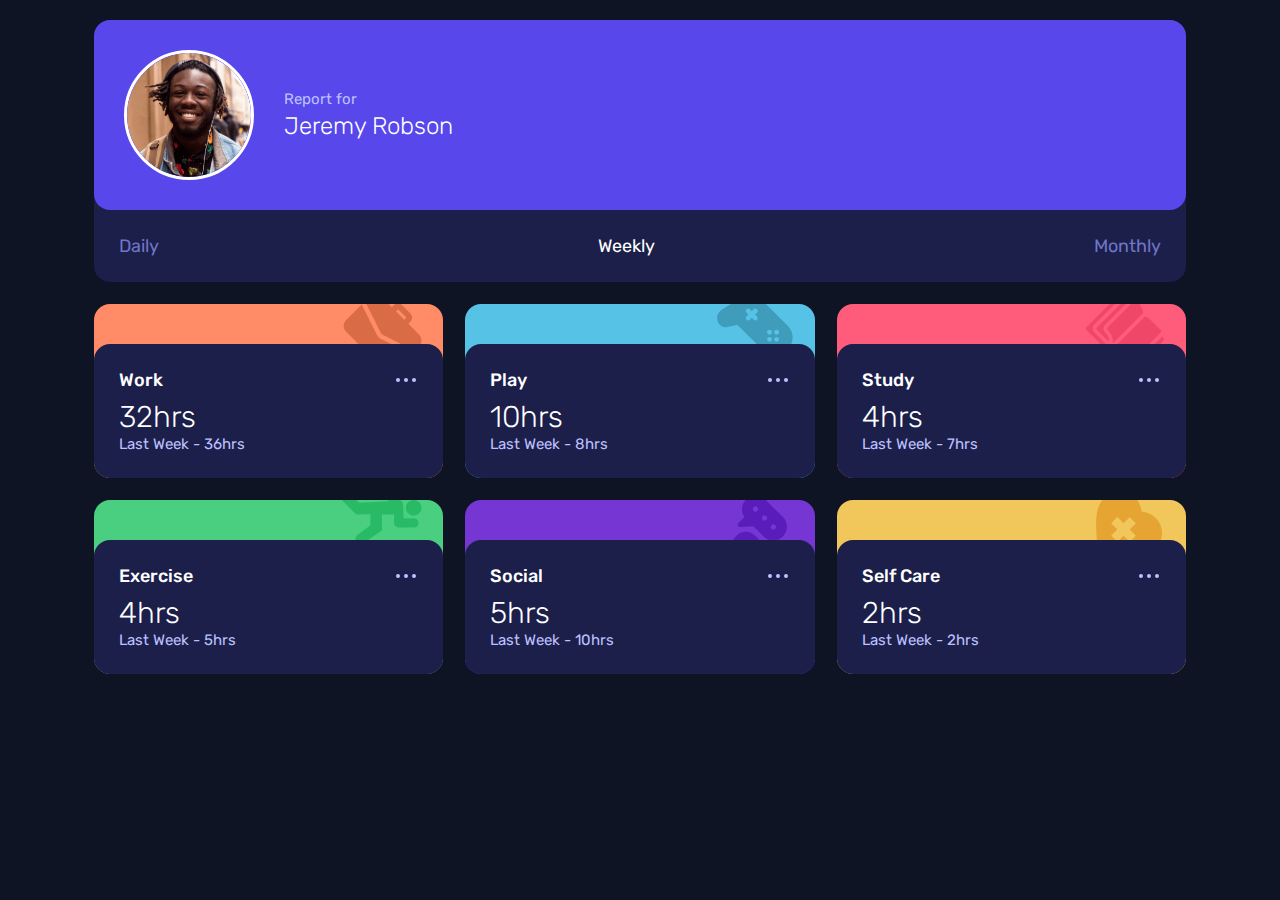
<file: index.html>
<!DOCTYPE html>
<html lang="en">
<head>
    <meta charset="UTF-8">
    <meta http-equiv="X-UA-Compatible" content="IE=edge">
    <meta name="viewport" content="width=device-width, initial-scale=1.0">

    <!-- Fonts -->
    <link rel="preconnect" href="https://fonts.googleapis.com">
    <link rel="preconnect" href="https://fonts.gstatic.com" crossorigin>
    <link href="https://fonts.googleapis.com/css2?family=Rubik:wght@300;400;500&display=swap" rel="stylesheet"> 

    <link rel="stylesheet" href="./styles/style.css">
    <title>Time Tracking Dashboard - Challenge - Frontendmentor.io</title>
</head>
<body>
    
    <div class="container">
        <!-- Menu card -->
        <div class="menu-card">

            <div class="card-report">
                <img src="./images/image-jeremy.png" alt="image jeremy">
                <div class="report">
                    <p>Report for</p>
                    <div class="name">Jeremy Robson</div>
                </div>
            </div>

            <div class="menu">
                <div class="menu-link">Daily</div>
                <div class="menu-link menu-active">Weekly</div>
                <div class="menu-link">Monthly</div>
            </div>
        </div>

    </div>

    <script src="./js/app.js"></script>
</body>
</html>
</file>
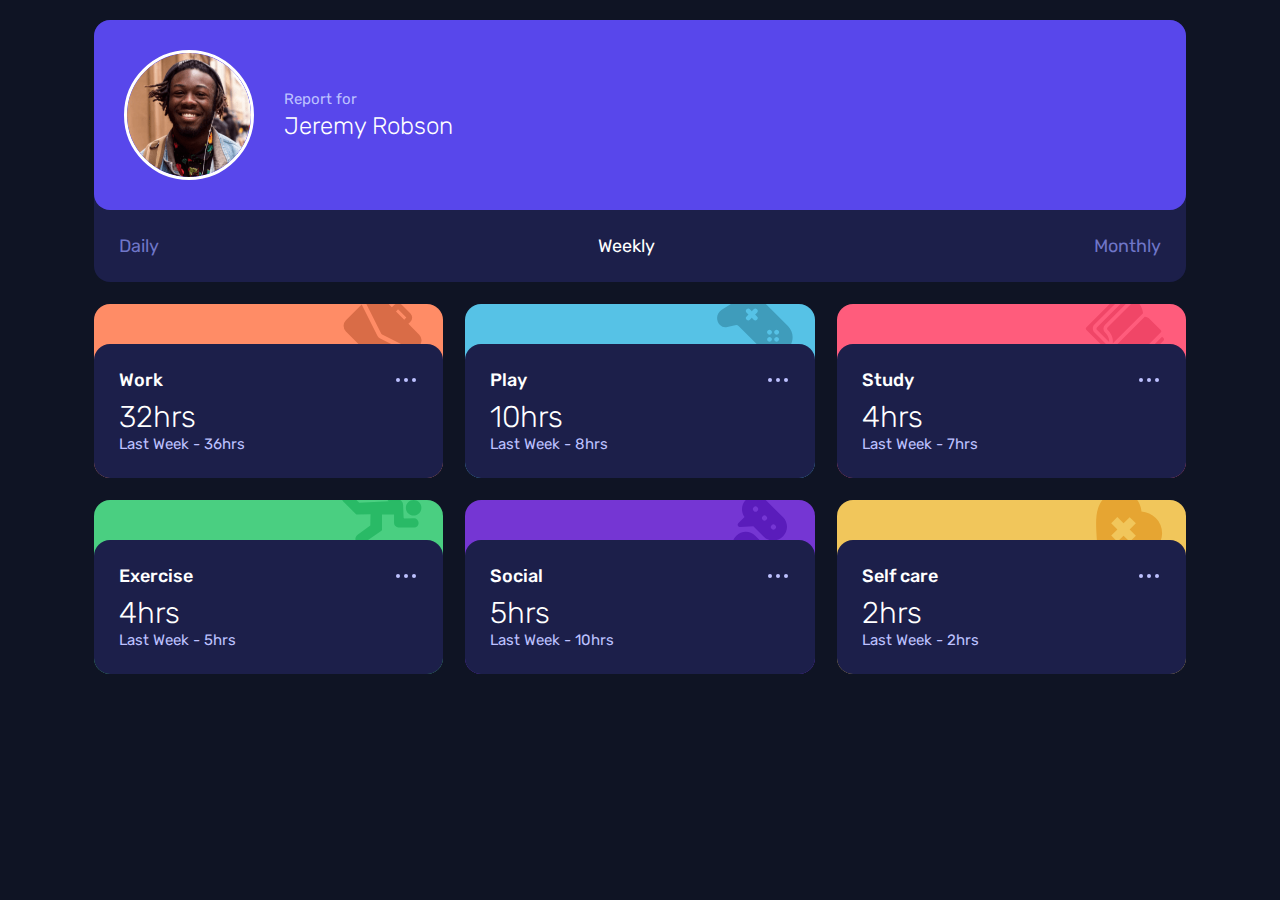
<file: index - part 1.html>
<!DOCTYPE html>
<html lang="en">
<head>
    <meta charset="UTF-8">
    <meta http-equiv="X-UA-Compatible" content="IE=edge">
    <meta name="viewport" content="width=device-width, initial-scale=1.0">

    <!-- Fonts -->
    <link rel="preconnect" href="https://fonts.googleapis.com">
    <link rel="preconnect" href="https://fonts.gstatic.com" crossorigin>
    <link href="https://fonts.googleapis.com/css2?family=Rubik:wght@300;400;500&display=swap" rel="stylesheet"> 

    <link rel="stylesheet" href="./styles/style.css">
    <title>Time Tracking Dashboard - Challenge - Frontendmentor.io</title>
</head>
<body>
    
    <div class="container">
        <!-- Menu card -->
        <div class="menu-card">

            <div class="card-report">
                <img src="./images/image-jeremy.png" alt="image jeremy">
                <div class="report">
                    <p>Report for</p>
                    <div class="name">Jeremy Robson</div>
                </div>
            </div>

            <div class="menu">
                <div class="menu-link">Daily</div>
                <div class="menu-link menu-active">Weekly</div>
                <div class="menu-link">Monthly</div>
            </div>
        </div>

        <!-- Regular card -->
        <div class="regular-card work">
            <div class="property-card">
                <div class="row">
                    <div class="title">Work</div>
                    <div class="points">
                        <div class="point"></div>
                        <div class="point"></div>
                        <div class="point"></div>
                    </div>
                </div>

                <div class="row-2">
                    <div class="hours">32hrs</div>
                    <div class="description">Last Week - 36hrs</div>
                </div>
            </div>
        </div>

        <!-- Regular card -->
        <div class="regular-card play">
            <div class="property-card">
                <div class="row">
                    <div class="title">Play</div>
                    <div class="points">
                        <div class="point"></div>
                        <div class="point"></div>
                        <div class="point"></div>
                    </div>
                </div>

                <div class="row-2">
                    <div class="hours">10hrs</div>
                    <div class="description">Last Week - 8hrs</div>
                </div>
            </div>
        </div>

        <!-- Regular card -->
        <div class="regular-card study">
            <div class="property-card">
                <div class="row">
                    <div class="title">Study</div>
                    <div class="points">
                        <div class="point"></div>
                        <div class="point"></div>
                        <div class="point"></div>
                    </div>
                </div>

                <div class="row-2">
                    <div class="hours">4hrs</div>
                    <div class="description">Last Week - 7hrs</div>
                </div>
            </div>
        </div>

        <!-- Regular card -->
        <div class="regular-card exercise">
            <div class="property-card">
                <div class="row">
                    <div class="title">Exercise</div>
                    <div class="points">
                        <div class="point"></div>
                        <div class="point"></div>
                        <div class="point"></div>
                    </div>
                </div>

                <div class="row-2">
                    <div class="hours">4hrs</div>
                    <div class="description">Last Week - 5hrs</div>
                </div>
            </div>
        </div>

        <!-- Regular card -->
        <div class="regular-card social">
            <div class="property-card">
                <div class="row">
                    <div class="title">Social</div>
                    <div class="points">
                        <div class="point"></div>
                        <div class="point"></div>
                        <div class="point"></div>
                    </div>
                </div>

                <div class="row-2">
                    <div class="hours">5hrs</div>
                    <div class="description">Last Week - 10hrs</div>
                </div>
            </div>
        </div>

        <!-- Regular card -->
        <div class="regular-card selfcare">
            <div class="property-card">
                <div class="row">
                    <div class="title">Self care</div>
                    <div class="points">
                        <div class="point"></div>
                        <div class="point"></div>
                        <div class="point"></div>
                    </div>
                </div>

                <div class="row-2">
                    <div class="hours">2hrs</div>
                    <div class="description">Last Week - 2hrs</div>
                </div>
            </div>
        </div>

    </div>

</body>
</html>
</file>
<file: styles/style.css>
* {
  margin: 0;
  padding: 0;
  -webkit-box-sizing: border-box;
          box-sizing: border-box;
}

html {
  font-size: 62.5%;
}

body {
  font-family: 'Rubik', sans-serif;
}

body {
  background-color: #0f1424;
}

.container {
  width: 88%;
  margin: 2rem auto;
  display: -webkit-box;
  display: -ms-flexbox;
  display: flex;
  -webkit-box-orient: vertical;
  -webkit-box-direction: normal;
      -ms-flex-direction: column;
          flex-direction: column;
  -webkit-box-align: center;
      -ms-flex-align: center;
          align-items: center;
  -webkit-box-pack: center;
      -ms-flex-pack: center;
          justify-content: center;
  gap: 2.2rem;
}

.menu-card {
  background-color: #1c1f4a;
  border-radius: 1.6rem;
  width: 100%;
}

.menu-card .card-report {
  background-color: #5847eb;
  border-radius: 1.6rem;
  padding: 3rem;
  display: -webkit-box;
  display: -ms-flexbox;
  display: flex;
  -webkit-box-orient: horizontal;
  -webkit-box-direction: normal;
      -ms-flex-direction: row;
          flex-direction: row;
  -webkit-box-align: center;
      -ms-flex-align: center;
          align-items: center;
  -webkit-box-pack: start;
      -ms-flex-pack: start;
          justify-content: flex-start;
  gap: 1.8rem;
}

.menu-card .card-report img {
  width: 26%;
  max-width: 130px;
  border: 3px solid white;
  border-radius: 50%;
}

.menu-card .card-report .report {
  display: -webkit-box;
  display: -ms-flexbox;
  display: flex;
  -webkit-box-orient: vertical;
  -webkit-box-direction: normal;
      -ms-flex-direction: column;
          flex-direction: column;
  -webkit-box-align: start;
      -ms-flex-align: start;
          align-items: flex-start;
  -webkit-box-pack: center;
      -ms-flex-pack: center;
          justify-content: center;
  gap: 0.4rem;
}

.menu-card .card-report .report p {
  color: #bdc1ff;
  font-size: 1.5rem;
}

.menu-card .card-report .report .name {
  color: white;
  font-size: 2.4rem;
  font-weight: 300;
}

.menu-card .menu {
  display: -webkit-box;
  display: -ms-flexbox;
  display: flex;
  -webkit-box-orient: horizontal;
  -webkit-box-direction: normal;
      -ms-flex-direction: row;
          flex-direction: row;
  -webkit-box-align: center;
      -ms-flex-align: center;
          align-items: center;
  -webkit-box-pack: justify;
      -ms-flex-pack: justify;
          justify-content: space-between;
  padding: 2.5rem;
}

.menu-card .menu .menu-link {
  color: #6f76c8;
  font-size: 1.8rem;
  cursor: pointer;
}

.menu-card .menu .menu-link:hover {
  color: white;
}

.menu-card .menu .menu-active {
  color: white;
}

.regular-card {
  width: 100%;
  border-radius: 1.6rem;
  background-repeat: no-repeat;
  background-position: 92% -1rem;
}

.regular-card .property-card {
  position: relative;
  background-color: #1c1f4a;
  margin-top: 4rem;
  border-radius: 1.6rem;
  padding: 2.5rem;
  display: -webkit-box;
  display: -ms-flexbox;
  display: flex;
  -webkit-box-orient: vertical;
  -webkit-box-direction: normal;
      -ms-flex-direction: column;
          flex-direction: column;
  -webkit-box-align: center;
      -ms-flex-align: center;
          align-items: center;
  -webkit-box-pack: center;
      -ms-flex-pack: center;
          justify-content: center;
  gap: 0.8rem;
}

.regular-card .property-card:hover {
  background-color: #33387a;
}

.regular-card .property-card .row {
  display: -webkit-box;
  display: -ms-flexbox;
  display: flex;
  -webkit-box-align: center;
      -ms-flex-align: center;
          align-items: center;
  -webkit-box-pack: justify;
      -ms-flex-pack: justify;
          justify-content: space-between;
  width: 100%;
}

.regular-card .property-card .row .title {
  color: white;
  font-size: 1.8rem;
  font-weight: 500;
  z-index: 98;
}

.regular-card .property-card .row .points {
  display: -webkit-box;
  display: -ms-flexbox;
  display: flex;
  -webkit-box-align: center;
      -ms-flex-align: center;
          align-items: center;
  -webkit-box-pack: center;
      -ms-flex-pack: center;
          justify-content: center;
  /* 
                it is not possible to have hover effect on child element (points) 
                and don't have it on parent element (Card).
	            You should use or JS or some ugly css tricks.
                I try second variant.
                */
}

.regular-card .property-card .row .points:hover .point {
  background-color: white;
}

.regular-card .property-card .row .points:before {
  content: '';
  background-color: pink;
  position: absolute;
  left: 0;
  top: 0;
  right: 0;
  bottom: 0;
  border-radius: 1.6rem;
  display: none;
  z-index: 1;
}

.regular-card .property-card .row .points:hover::before {
  background-color: #1c1f4a;
  display: block;
}

.regular-card .property-card .row .points .point {
  background-color: #bdc1ff;
  width: 0.4rem;
  height: 0.4rem;
  border-radius: 50%;
  margin: 0.2rem;
  z-index: 99;
}

.regular-card .property-card .row-2 {
  display: -webkit-box;
  display: -ms-flexbox;
  display: flex;
  -webkit-box-align: center;
      -ms-flex-align: center;
          align-items: center;
  -webkit-box-pack: justify;
      -ms-flex-pack: justify;
          justify-content: space-between;
  width: 100%;
  z-index: 97;
}

.regular-card .property-card .row-2 .hours {
  color: white;
  font-size: 3rem;
  font-weight: 300;
}

.regular-card .property-card .row-2 .description {
  color: #bdc1ff;
  font-size: 1.5rem;
}

.work {
  background-color: #ff8c66;
  background-image: url(../images/icon-work.svg);
}

.play {
  background-color: #56c2e6;
  background-image: url(../images/icon-play.svg);
}

.study {
  background-color: #ff5c7c;
  background-image: url(../images/icon-study.svg);
}

.exercise {
  background-color: #4acf81;
  background-image: url(../images/icon-exercise.svg);
}

.social {
  background-color: #7536d3;
  background-image: url(../images/icon-social.svg);
}

.selfcare {
  background-color: #f1c65b;
  background-image: url(../images/icon-self-care.svg);
}

@media screen and (min-width: 570px) {
  .container {
    display: -ms-grid;
    display: grid;
    -ms-grid-columns: 48% 48%;
        grid-template-columns: 48% 48%;
  }
  .menu-card {
    -ms-grid-column: 1;
    -ms-grid-column-span: 2;
    grid-column: 1 / span 2;
  }
  .menu-card .card-report {
    gap: 3rem;
  }
  .regular-card .property-card .row-2 {
    -webkit-box-orient: vertical;
    -webkit-box-direction: normal;
        -ms-flex-direction: column;
            flex-direction: column;
    -webkit-box-align: start;
        -ms-flex-align: start;
            align-items: flex-start;
  }
  .regular-card .property-card .row-2 .hours {
    font-size: 3rem;
  }
}

@media screen and (min-width: 960px) {
  .container {
    display: -ms-grid;
    display: grid;
    -ms-grid-columns: 31% 31% 31%;
        grid-template-columns: 31% 31% 31%;
  }
  .menu-card {
    -ms-grid-column: 1;
    -ms-grid-column-span: 3;
    grid-column: 1 / span 3;
  }
}

@media screen and (min-width: 1440px) {
  body {
    display: -webkit-box;
    display: -ms-flexbox;
    display: flex;
    -webkit-box-align: center;
        -ms-flex-align: center;
            align-items: center;
    -webkit-box-pack: center;
        -ms-flex-pack: center;
            justify-content: center;
    height: 100vh;
  }
  .container {
    width: 77%;
    -ms-grid-columns: 23% 23% 23% 23%;
        grid-template-columns: 23% 23% 23% 23%;
    gap: 3rem;
  }
  .menu-card {
    -ms-grid-row: 1;
    -ms-grid-row-span: 2;
    grid-row: 1 / span 2;
    grid-column: unset;
    height: 100%;
  }
  .menu-card .card-report {
    -webkit-box-orient: vertical;
    -webkit-box-direction: normal;
        -ms-flex-direction: column;
            flex-direction: column;
    -webkit-box-align: start;
        -ms-flex-align: start;
            align-items: flex-start;
    height: 70%;
    padding: 3.5rem 3rem;
  }
  .menu-card .card-report img {
    width: 8.4rem;
  }
  .menu-card .card-report .report {
    margin-top: 1.0rem;
  }
  .menu-card .card-report .report .name {
    font-size: 4rem;
  }
  .menu-card .menu {
    height: 30%;
    -webkit-box-orient: vertical;
    -webkit-box-direction: normal;
        -ms-flex-direction: column;
            flex-direction: column;
    -webkit-box-align: start;
        -ms-flex-align: start;
            align-items: flex-start;
  }
  .regular-card .property-card {
    margin-top: 4.5rem;
    padding: 2.8rem;
  }
  .regular-card .property-card .row-2 .hours {
    font-size: 5.5rem;
    padding-top: 1.9rem;
  }
  .regular-card .property-card .row-2 .description {
    padding-top: 1.0rem;
  }
}
/*# sourceMappingURL=style.css.map */
</file>
